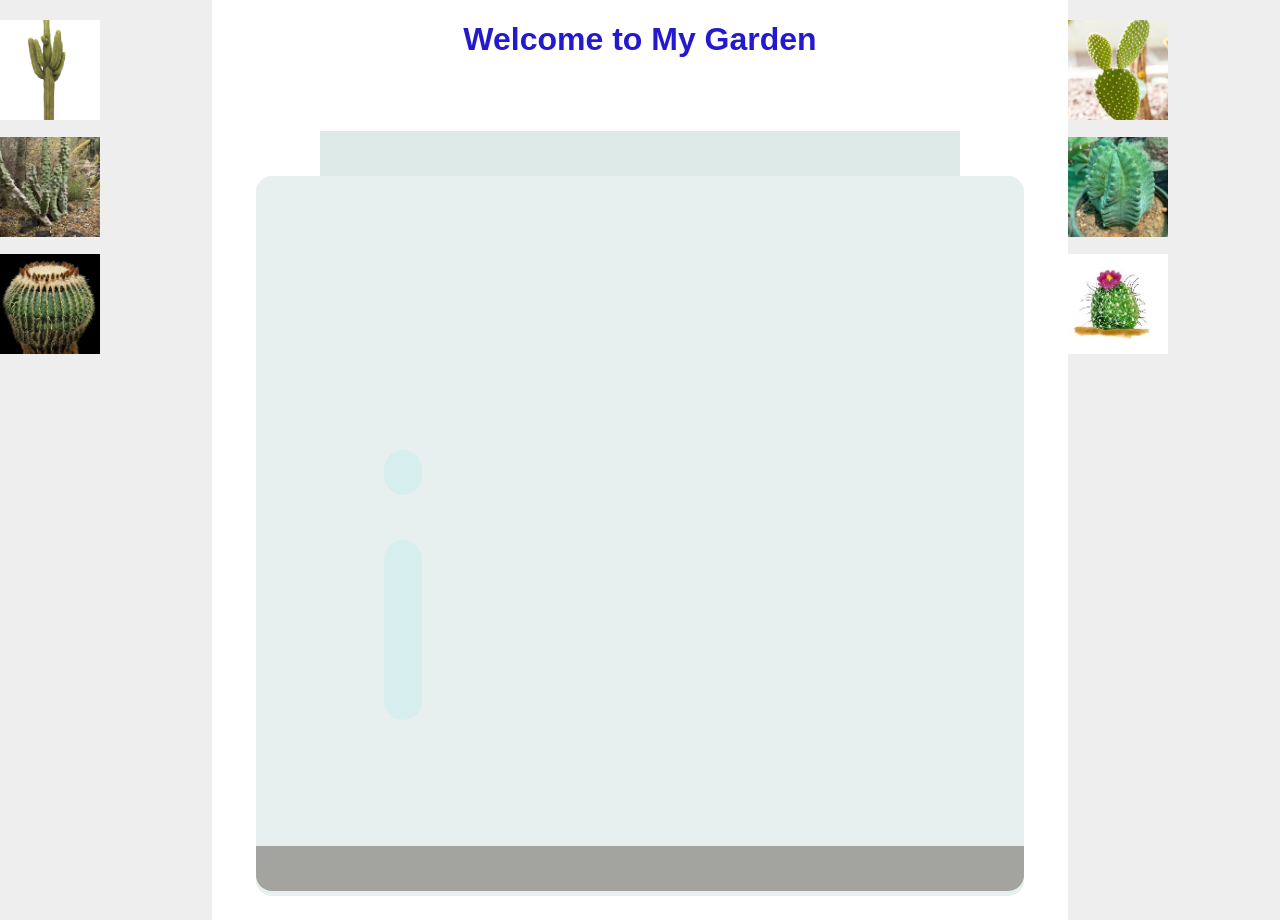
<file: index.html>
<!DOCTYPE html>
<html lang="en">

<head>
    <title> My Garden</title>
    <meta charset="UTF-8">
    <meta name="viewport" content="width=device-width, initial-scale=1.0">
    <link rel="stylesheet" href="./style.css">
    <script src="./script.js" defer></script>
</head>

<body>
    <h1> Welcome to My Garden </h1>
    <div id="page">
        <div id="left-container" class="container">
            <div class="plant-holder">
                <img class="plant" id="plant1" src="./images/image1.jpg" alt="tall cactus" >
            </div>
            <div class="plant-holder">
                <img class="plant" id="plant2" src="./images/image2.jpg" alt="small cactus" >
            </div>
            <div class="plant-holder">
                <img class="plant" id="plant3" src="./images/image3.jpg" alt="round cactus">
            </div>
        </div>

        <div id="right-container" class="container">
            <div class="plant-holder">
                <img class="plant" id="plant4" src="./images/image4.jpg" alt="tall cactus" >
            </div>
            <div class="plant-holder">
                <img class="plant" id="plant5" src="./images/image5.jpg" alt="small cactus" >
            </div>
            <div class="plant-holder">
                <img class="plant" id="plant6" src="./images/image6.jpg" alt="round cactus">
            </div>
        </div>

        <div id="terrarium">
            <div class="jar-top"></div>
            <div class="jar-walls"></div>
            <div class="jar-glossy-long"></div>
            <div class="jar-glossy-short"></div>
            <div class="dirt"></div>
        </div>

    </div>
</body>

</html>
</file>
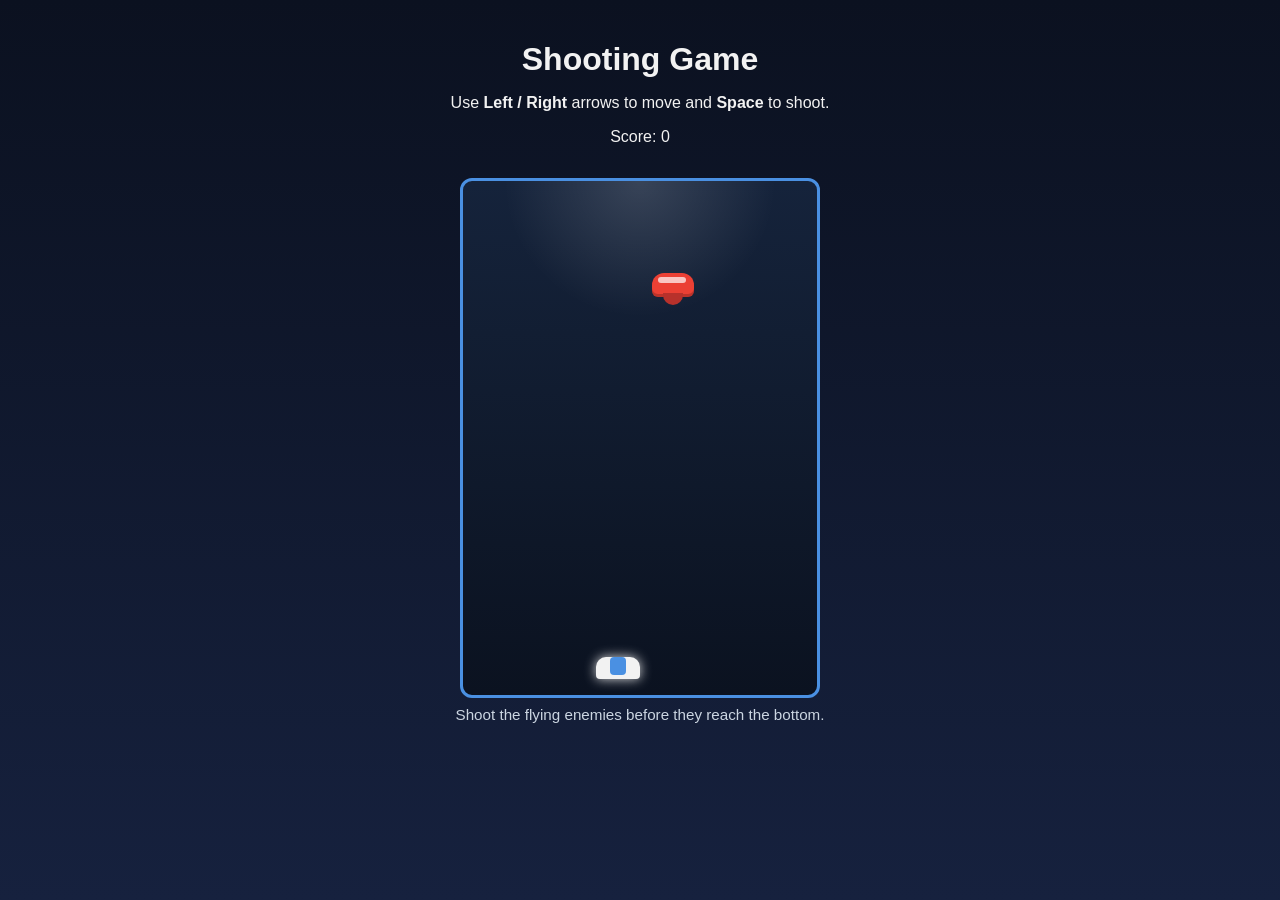
<file: Shooting Game/index.html>
<!DOCTYPE html>
<html lang="en">
<head>
    <meta charset="UTF-8">
    <meta name="viewport" content="width=device-width, initial-scale=1.0">
    <title>Simple Shooting Game</title>
    <link rel="stylesheet" href="./style.css">
</head>
<body>
    <div class="game-header">
        <h1>Shooting Game</h1>
        <p>Use <strong>Left / Right</strong> arrows to move and <strong>Space</strong> to shoot.</p>
        <p id="score">Score: 0</p>
    </div>

    <div class="game-area" id="gameArea">
        <div class="player" id="player"></div>
    </div>

    <div class="game-footer">
        <p id="gameStatus">Shoot the flying enemies before they reach the bottom.</p>
    </div>

    <script src="./script.js"></script>
</body>
</html>
</file>
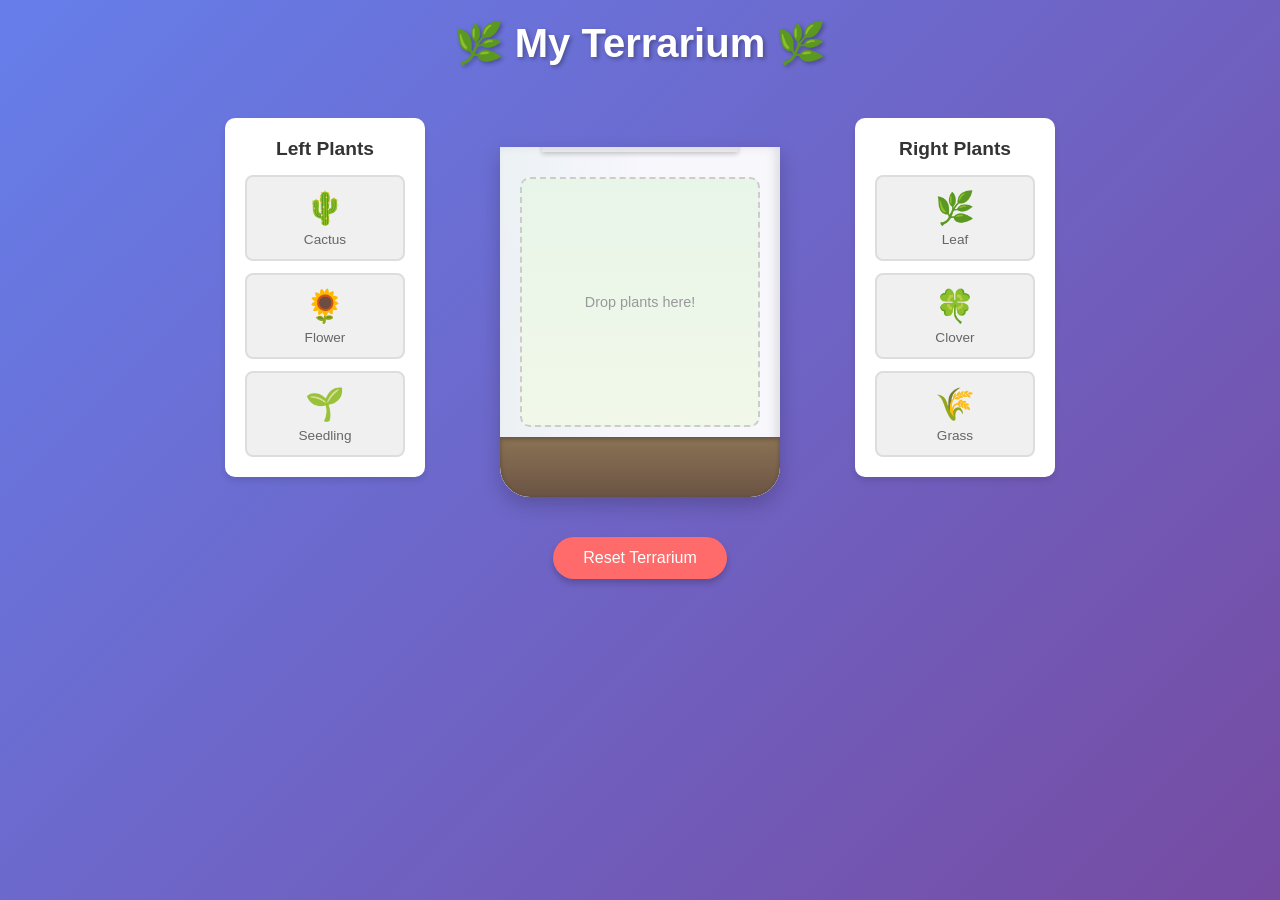
<file: Terrarium Project/index.html>
<!DOCTYPE html>
<html lang="en">
<head>
    <meta charset="UTF-8">
    <meta name="viewport" content="width=device-width, initial-scale=1.0">
    <title>Terrarium Project</title>
    <link rel="stylesheet" href="./style.css">
</head>
<body>
    <h1>🌿 My Terrarium 🌿</h1>
    
    <div class="main-container">
        <!-- LEFT PLANTS -->
        <div class="plants-container left-plants">
            <h2>Left Plants</h2>
            <div class="plants-list">
                <div class="plant" draggable="true" data-plant="🌵">
                    <p>🌵</p>
                    <span>Cactus</span>
                </div>
                <div class="plant" draggable="true" data-plant="🌻">
                    <p>🌻</p>
                    <span>Flower</span>
                </div>
                <div class="plant" draggable="true" data-plant="🌱">
                    <p>🌱</p>
                    <span>Seedling</span>
                </div>
            </div>
        </div>

        <!-- CENTER TERRARIUM -->
        <div class="terrarium-container">
            <div class="terrarium" id="terrarium">
                <div class="jar-top"></div>
                <div class="jar-body"></div>
                <div class="soil"></div>
                <div id="plants-area" class="plants-area">
                    <p class="drop-hint">Drop plants here!</p>
                </div>
            </div>
        </div>

        <!-- RIGHT PLANTS -->
        <div class="plants-container right-plants">
            <h2>Right Plants</h2>
            <div class="plants-list">
                <div class="plant" draggable="true" data-plant="🌿">
                    <p>🌿</p>
                    <span>Leaf</span>
                </div>
                <div class="plant" draggable="true" data-plant="🍀">
                    <p>🍀</p>
                    <span>Clover</span>
                </div>
                <div class="plant" draggable="true" data-plant="🌾">
                    <p>🌾</p>
                    <span>Grass</span>
                </div>
            </div>
        </div>
    </div>

    <div class="reset-container">
        <button id="reset-btn">Reset Terrarium</button>
    </div>

    <script src="./script.js" defer></script>
</body>
</html>
</file>
<file: style.css>
/* I just added this file to start */
body {
	/* font-family: helvetica, arial, sans-serif;	*/
	 font-family:comic sans ms, cursive, sans-serif;
}

h1 {
	color: #2519cd;
	text-align: center;
}

h1:hover{
	color:red;
}

#left-container {
	background-color: #eee;
	width: 15%;
	left: 0px;
	top: 0px;
	height: 100%;
	padding: 10px;
}

/*
@keyframes slide-in {
	0% {
		transform: translatex(-100%);
		opacity: 1;
	}
	100% {
		transform: translatex(0);
		opacity: 0.5;
	}
	
}
*/

#right-container {
	background-color: #eee;
	width: 15%;
	right: 0px;
	top: 0px;
	height: 100%;
	padding: 10px;
}

.container {
	background-color: #eee;
	width: 15%;
	top: 0px;
	position: absolute;
	height: 100%;
	padding: 10px;
}

.plant-holder {
	position: relative;
	height: 13%;
	left: -10px;
}

.plant {

	/*animation: slide-in 3s ease-in-out;
	max-width:80%;
	max-height:80%;*/
	position: absolute;
	max-width: 150%;
	max-height: 150%;
	z-index: 2;
	width: 100px;
	height: 100px;
	object-fit: cover;
	margin-top: 10px; */
}

.jar-walls {
	height: 80%;
	width: 60%;
	background: #d1e1df;
	border-radius: 1rem;
	position: absolute;
	bottom: 0.5%;
	left: 20%;
	opacity: 0.5;
	z-index: 1;
}

.jar-top {
	width: 50%;
	height: 5%;
	background: #d1e1df;
	position: absolute;
	bottom: 80.5%;
	left: 25%;
	opacity: 0.7;
	z-index: 1;
}

.jar-bottom {
	width: 50%;
	height: 1%;
	background: #d1e1df;
	position: absolute;
	bottom: 0%;
	left: 25%;
	opacity: 0.7;
}

.dirt {
	width: 60%;
	height: 5%;
	background: #3a241d;
	position: absolute;
	border-radius: 0 0 1rem 1rem;
	bottom: 1%;
	left: 20%;
	opacity: 0.7;
	z-index: -1;
}

.jar-glossy-long {
	width: 3%;
	height: 20%;
	border-radius: 2rem;
	background: #ddfbff;
	position: absolute;
	bottom: 20%;
	left: 30%;
}

.jar-glossy-short {
	width: 3%;
	height: 5%;
	border-radius: 2rem;
	background: #ddfbff;
	position: absolute;
	bottom: 45%;
	left: 30%;
}
</file>
<file: Shooting Game/style.css>
* {
    box-sizing: border-box;
}

body {
    margin: 0;
    font-family: Arial, sans-serif;
    background: linear-gradient(180deg, #0b1120 0%, #16213e 100%);
    color: #f2f2f2;
    display: flex;
    flex-direction: column;
    align-items: center;
    min-height: 100vh;
    padding: 20px;
}

.game-header,
.game-footer {
    text-align: center;
    margin-bottom: 16px;
}

h1 {
    margin-bottom: 8px;
}

.game-area {
    position: relative;
    width: 360px;
    height: 520px;
    border: 3px solid #4a90e2;
    border-radius: 12px;
    background: radial-gradient(circle at 50% 0%, rgba(255,255,255,0.15), transparent 25%),
                linear-gradient(180deg, #15233b 0%, #0b1220 100%);
    overflow: hidden;
}

.player {
    position: absolute;
    left: 50%;
    bottom: 16px;
    transform: translateX(-50%);
    width: 44px;
    height: 22px;
    background: #f2f2f2;
    border-radius: 10px 10px 4px 4px;
    box-shadow: 0 0 12px rgba(242, 242, 242, 0.9);
}

.player::before {
    content: '';
    position: absolute;
    top: 0;
    left: 50%;
    transform: translateX(-50%);
    width: 16px;
    height: 18px;
    background: #4a90e2;
    border-radius: 4px;
}

.bullet {
    position: absolute;
    width: 6px;
    height: 16px;
    background: #ffd700;
    border-radius: 4px;
    box-shadow: 0 0 10px rgba(255, 215, 0, 0.8);
}

.enemy {
    position: absolute;
    width: 42px;
    height: 24px;
    background: #eb4034;
    border-radius: 12px 12px 6px 6px;
    box-shadow: inset 0 -3px 0 rgba(0,0,0,0.2);
}

.enemy::before {
    content: '';
    position: absolute;
    top: 4px;
    left: 6px;
    width: 28px;
    height: 6px;
    background: rgba(255,255,255,0.7);
    border-radius: 4px;
}

.enemy::after {
    content: '';
    position: absolute;
    bottom: -8px;
    left: 50%;
    transform: translateX(-50%);
    width: 20px;
    height: 12px;
    background: #b7312b;
    border-radius: 0 0 10px 10px;
}

.game-area.fire {
    box-shadow: 0 0 40px rgba(255, 255, 255, 0.12);
}

#gameStatus {
    margin-top: 8px;
    font-size: 0.95rem;
    color: #cbd5e1;
}
</file>
<file: Terrarium Project/style.css>
* {
	margin: 0;
	padding: 0;
	box-sizing: border-box;
}

body {
	font-family: 'Arial', sans-serif;
	background: linear-gradient(135deg, #667eea 0%, #764ba2 100%);
	min-height: 100vh;
	display: flex;
	flex-direction: column;
	align-items: center;
	padding: 20px;
	color: #333;
}

h1 {
	color: #fff;
	text-align: center;
	margin-bottom: 30px;
	font-size: 2.5rem;
	text-shadow: 2px 2px 4px rgba(0, 0, 0, 0.3);
}

.main-container {
	display: flex;
	justify-content: center;
	align-items: center;
	gap: 40px;
	margin-bottom: 40px;
	flex-wrap: wrap;
}

/* PLANTS CONTAINERS */
.plants-container {
	background: #fff;
	border-radius: 10px;
	padding: 20px;
	width: 200px;
	box-shadow: 0 4px 6px rgba(0, 0, 0, 0.1);
}

.plants-container h2 {
	text-align: center;
	color: #333;
	margin-bottom: 15px;
	font-size: 1.2rem;
}

.plants-list {
	display: flex;
	flex-direction: column;
	gap: 12px;
}

.plant {
	background: #f0f0f0;
	padding: 12px;
	border-radius: 8px;
	cursor: move;
	user-select: none;
	transition: all 0.3s ease;
	text-align: center;
	border: 2px solid #ddd;
}

.plant:hover {
	background: #e8e8e8;
	transform: scale(1.05);
	box-shadow: 0 2px 8px rgba(0, 0, 0, 0.15);
}

.plant:active {
	opacity: 0.7;
	cursor: grabbing;
}

.plant p {
	font-size: 2rem;
	margin-bottom: 5px;
}

.plant span {
	font-size: 0.85rem;
	color: #666;
	display: block;
}

/* TERRARIUM CONTAINER */
.terrarium-container {
	display: flex;
	justify-content: center;
	align-items: flex-end;
	width: 350px;
	height: 400px;
}

.terrarium {
	position: relative;
	width: 280px;
	height: 350px;
	background: rgba(255, 255, 255, 0.95);
	border-radius: 0 0 30px 30px;
	box-shadow: 0 8px 20px rgba(0, 0, 0, 0.2), inset -5px 0 10px rgba(0, 0, 0, 0.1);
	overflow: hidden;
}

.jar-top {
	position: absolute;
	top: -15px;
	left: 50%;
	transform: translateX(-50%);
	width: 70%;
	height: 20px;
	background: linear-gradient(to bottom, #c0c0c0, #e8e8e8);
	border-radius: 5px 5px 0 0;
	z-index: 10;
	box-shadow: 0 2px 5px rgba(0, 0, 0, 0.2);
}

.jar-body {
	position: absolute;
	top: 0;
	left: 0;
	right: 0;
	bottom: 0;
	background: linear-gradient(to right, rgba(209, 225, 223, 0.3), transparent 50%);
	border-radius: 0 0 30px 30px;
	pointer-events: none;
}

.soil {
	position: absolute;
	bottom: 0;
	left: 0;
	right: 0;
	height: 60px;
	background: linear-gradient(to bottom, #8B7355, #6B5344);
	border-radius: 0 0 30px 30px;
	box-shadow: inset 0 2px 5px rgba(0, 0, 0, 0.3);
}

.plants-area {
	position: absolute;
	top: 30px;
	left: 20px;
	right: 20px;
	bottom: 70px;
	background: linear-gradient(to bottom, #e8f5e9, #f1f8e9);
	border-radius: 10px;
	padding: 15px;
	display: flex;
	flex-direction: column;
	align-items: center;
	justify-content: center;
	flex-wrap: wrap;
	gap: 10px;
	overflow: auto;
	border: 2px dashed #ccc;
	transition: all 0.3s ease;
}

.plants-area.drag-over {
	background: linear-gradient(to bottom, #c8e6c9, #a5d6a7);
	border-color: #4caf50;
	box-shadow: inset 0 0 10px rgba(76, 175, 80, 0.3);
}

.drop-hint {
	color: #999;
	font-size: 0.9rem;
	pointer-events: none;
}

.plants-area.has-plants .drop-hint {
	display: none;
}

.plant-in-terrarium {
	font-size: 2rem;
	cursor: default;
	animation: fadeIn 0.4s ease;
}

@keyframes fadeIn {
	from {
		opacity: 0;
		transform: scale(0.5);
	}
	to {
		opacity: 1;
		transform: scale(1);
	}
}

/* RESET BUTTON */
.reset-container {
	text-align: center;
}

#reset-btn {
	background: #ff6b6b;
	color: white;
	border: none;
	padding: 12px 30px;
	border-radius: 25px;
	font-size: 1rem;
	cursor: pointer;
	transition: all 0.3s ease;
	box-shadow: 0 4px 6px rgba(0, 0, 0, 0.2);
}

#reset-btn:hover {
	background: #ff5252;
	transform: translateY(-2px);
	box-shadow: 0 6px 12px rgba(0, 0, 0, 0.3);
}

#reset-btn:active {
	transform: translateY(0);
}

.jar-bottom {
	width: 50%;
	height: 1%;
	background: #d1e1df;
	position: absolute;
	bottom: 0%;
	left: 25%;
	opacity: 0.7;
}

.dirt {
	width: 60%;
	height: 5%;
	background: #3a241d;
	position: absolute;
	border-radius: 0 0 1rem 1rem;
	bottom: 1%;
	left: 20%;
	opacity: 0.7;
	z-index: -1;
}

.jar-glossy-long {
	width: 3%;
	height: 20%;
	border-radius: 2rem;
	background: #ddfbff;
	position: absolute;
	bottom: 20%;
	left: 30%;
}

.jar-glossy-short {
	width: 3%;
	height: 5%;
	border-radius: 2rem;
	background: #ddfbff;
	position: absolute;
	bottom: 45%;
	left: 30%;
}
</file>
